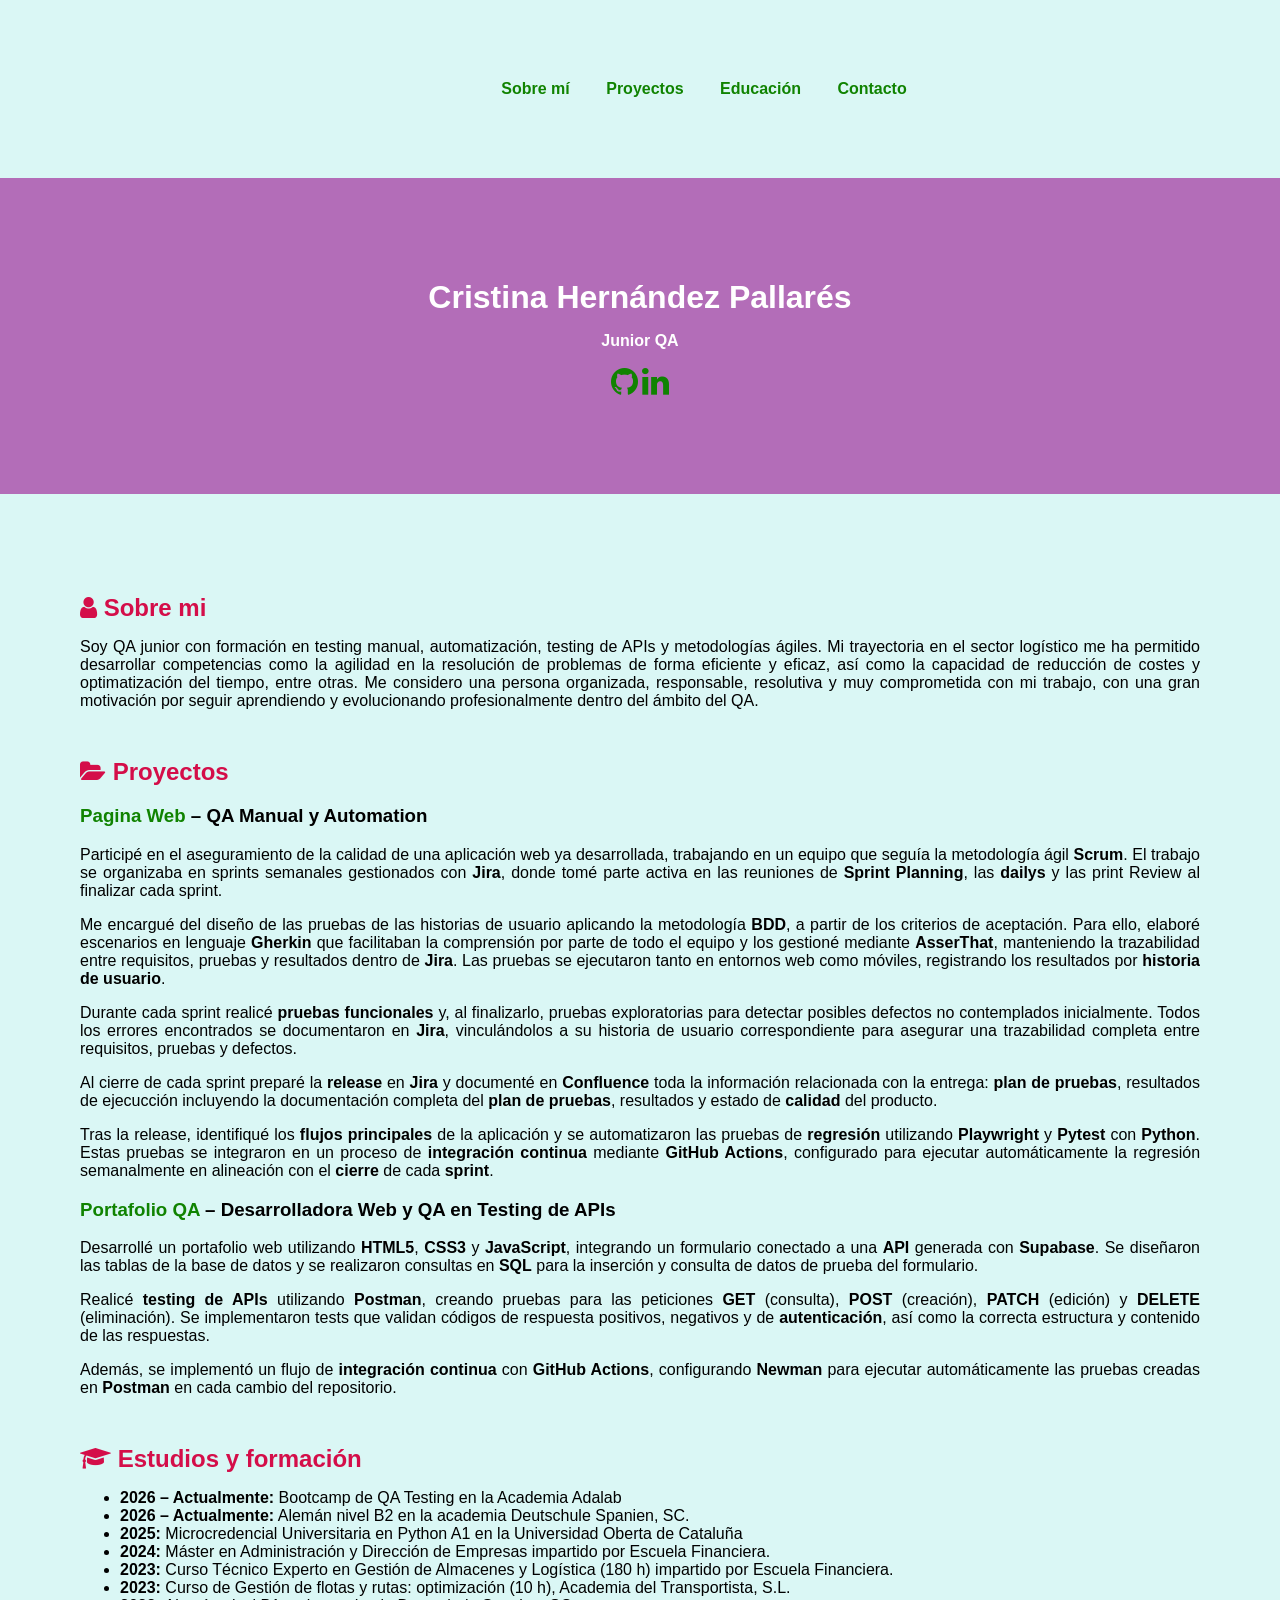
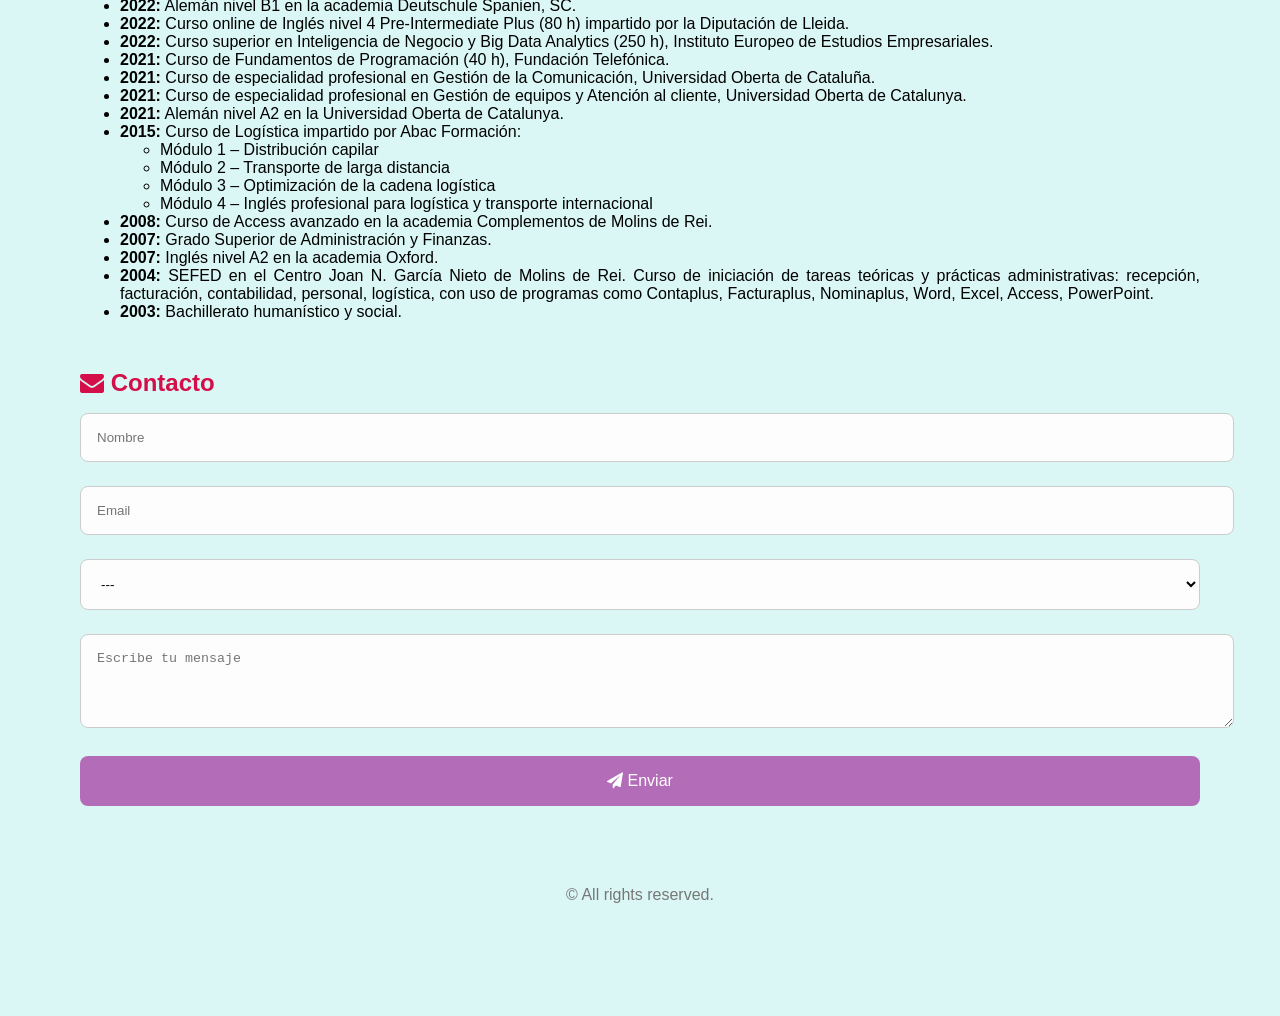
<file: index.html>
<!DOCTYPE html>
<html lang="es">

<head>
  <meta charset="UTF-8" />
  <meta name="viewport" content="width=device-width, initial-scale=1.0" />
  <meta name="description" content="Portfolio QA Cristina Hernández Pallarés QA" />
  <meta name="author" content="Cristina Hernández" />
  <title>Cristina Hernández Pallarés - Portfolio QA</title>
  <link href="style.css" rel="stylesheet" />
  <!-- Importar Font Awesome para los iconos -->
  <link rel="stylesheet" href="https://cdnjs.cloudflare.com/ajax/libs/font-awesome/4.7.0/css/font-awesome.min.css" />
</head>

<body>
        <!-- Menú de navegación -->
  <nav>
      <ul>
        <li><a id="menusobremi" href="#sobremi"><strong>Sobre mí</strong></a></li>
        <li><a id="menuproyectos" href="#proyectos"><strong>Proyectos</strong></a></li>
        <li><a id="menueducacion" href="#educacion"><strong>Educación</strong></a></li>
        <li><a id="menucontacto" href="#contacto"><strong>Contacto</strong></a></li>
      </ul>
    </nav>
  <header>
    <h1 id="minombre">Cristina Hernández Pallarés</h1>
    <p id="titulo"><strong>Junior QA</strong></p>
    <p>
      <a id="linkgithub" href="https://github.com/crispallares7500" title="GitHub"
        class="fa fa-github fa-2x" aria-label="GitHub"></a>
      <a id="linklinkedin" href="https://www.linkedin.com/in/cris-hernandez-30b590220" title="LinkedIn"
        class="fa fa-linkedin fa-2x" aria-label="LinkedIn"></a>
    </p>
  </header>
  <main>
    <section id="sobremi">
      <h2 id="titulosobremi">
        <i class="fa fa-user"></i> Sobre mi
      </h2>
<p>
  Soy QA junior con formación en testing manual, automatización, testing de APIs y metodologías ágiles.
  Mi trayectoria en el sector logístico me ha permitido desarrollar competencias como la agilidad en la resolución de problemas de forma eficiente y eficaz, 
  así como la capacidad de reducción de costes y optimatización del tiempo, entre otras.
  Me considero una persona organizada, responsable, resolutiva y muy comprometida con mi trabajo, con una gran motivación por seguir aprendiendo y evolucionando profesionalmente
  dentro del ámbito del QA.
</p>

    </section>

    <section id="proyectos">
      <h2 id="tituloproyectos">
        <i class="fa fa-folder-open"></i> Proyectos
      </h2>

      <h3>
        <a id="linkproyectoapi" href="https://web-qa.dev.adalab.es/" target="_blank">Pagina Web</a>
        – QA Manual y Automation
      </h3>
      <p>
  Participé en el aseguramiento de la calidad de una aplicación web ya desarrollada, trabajando en un equipo que seguía la metodología ágil <strong>Scrum</strong>.
  El trabajo se organizaba en sprints semanales gestionados con <strong>Jira</strong>, donde tomé parte activa en las reuniones de <strong>Sprint Planning</strong>, 
  las <strong>dailys</strong> y las print Review al finalizar cada sprint. 
</p>

<p>
  Me encargué del diseño de las pruebas de las historias de usuario aplicando la metodología <strong>BDD</strong>, a partir de los criterios de aceptación.
  Para ello, elaboré escenarios en lenguaje <strong>Gherkin</strong> que facilitaban la comprensión por parte de todo el equipo y los gestioné mediante <strong>AsserThat</strong>,
  manteniendo la trazabilidad entre requisitos, pruebas y resultados dentro de <strong>Jira</strong>. Las pruebas se ejecutaron tanto en entornos web
  como móviles, registrando los resultados por <strong>historia de usuario</strong>.
</p>

<p>
  Durante cada sprint realicé <strong>pruebas funcionales</strong> y, al finalizarlo, pruebas exploratorias para detectar posibles defectos no contemplados inicialmente.
  Todos los errores encontrados se documentaron en <strong>Jira</strong>, vinculándolos a su historia de usuario correspondiente para asegurar una trazabilidad completa 
  entre requisitos, pruebas y defectos.
</p>

<p>
  Al cierre de cada sprint preparé la <strong>release</strong> en <strong>Jira</strong>
  y documenté en <strong>Confluence</strong> toda la información relacionada con la entrega: <strong>plan de pruebas</strong>, resultados de ejecucción  
  incluyendo la documentación completa del <strong>plan de pruebas</strong>, resultados
  y estado de <strong>calidad</strong> del producto.
</p>

<p>
  Tras la release, identifiqué los <strong>flujos principales</strong> de la
  aplicación y se automatizaron las pruebas de <strong>regresión</strong> utilizando
  <strong>Playwright</strong> y <strong>Pytest</strong> con <strong>Python</strong>. Estas
  pruebas se integraron en un proceso de <strong>integración continua</strong> mediante
  <strong>GitHub Actions</strong>, configurado para ejecutar automáticamente la regresión
  semanalmente en alineación con el <strong>cierre</strong> de cada <strong>sprint</strong>.

</p>

      <h3>
        <a id="linkproyectoportafolio" href="https://github.com/crispallares7500">Portafolio QA</a>
        – Desarrolladora Web y QA en Testing de APIs
      </h3>
     <p>
  Desarrollé un portafolio web utilizando <strong>HTML5</strong>, <strong>CSS3</strong> y
  <strong>JavaScript</strong>, integrando un formulario conectado a una
  <strong>API</strong> generada con <strong>Supabase</strong>. Se diseñaron las tablas
  de la base de datos y se realizaron consultas en <strong>SQL</strong> para la
  inserción y consulta de datos de prueba del formulario.
</p>

<p>
  Realicé <strong>testing de APIs</strong> utilizando <strong>Postman</strong>, creando
  pruebas para las peticiones <strong>GET</strong> (consulta),
  <strong>POST</strong> (creación), <strong>PATCH</strong> (edición) y
  <strong>DELETE</strong> (eliminación). Se implementaron tests que validan códigos de
  respuesta positivos, negativos y de <strong>autenticación</strong>, así como la
  correcta estructura y contenido de las respuestas.
</p>

<p>
  Además, se implementó un flujo de <strong>integración continua</strong> con
  <strong>GitHub Actions</strong>, configurando <strong>Newman</strong> para ejecutar
  automáticamente las pruebas creadas en <strong>Postman</strong> en cada cambio del
  repositorio.
</p>
      
    </section>

    <section id="educacion">
      <h2 id="tituloeducacion">
        <i class="fa fa-graduation-cap"></i> Estudios y formación
      </h2>

   <ul>
    <li><strong>2026 – Actualmente:</strong> Bootcamp de QA Testing en la Academia Adalab</li>
    <li><strong>2026 – Actualmente:</strong> Alemán nivel B2 en la academia Deutschule Spanien, SC.</li>
    <li><strong>2025:</strong> Microcredencial Universitaria en Python A1 en la Universidad Oberta de Cataluña</li>
    <li><strong>2024:</strong> Máster en Administración y Dirección de Empresas impartido por Escuela Financiera.</li>
    <li><strong>2023:</strong> Curso Técnico Experto en Gestión de Almacenes y Logística (180 h) impartido por Escuela Financiera.</li>
    <li><strong>2023:</strong> Curso de Gestión de flotas y rutas: optimización (10 h), Academia del Transportista, S.L.</li>
    <li><strong>2022:</strong> Alemán nivel B1 en la academia Deutschule Spanien, SC.</li>
    <li><strong>2022:</strong> Curso online de Inglés nivel 4 Pre-Intermediate Plus (80 h) impartido por la Diputación de Lleida.</li>
    <li><strong>2022:</strong> Curso superior en Inteligencia de Negocio y Big Data Analytics (250 h), Instituto Europeo de Estudios Empresariales.</li>
    <li><strong>2021:</strong> Curso de Fundamentos de Programación (40 h), Fundación Telefónica.</li>
    <li><strong>2021:</strong> Curso de especialidad profesional en Gestión de la Comunicación, Universidad Oberta de Cataluña.</li>
    <li><strong>2021:</strong> Curso de especialidad profesional en Gestión de equipos y Atención al cliente, Universidad Oberta de Catalunya.</li>
    <li><strong>2021:</strong> Alemán nivel A2 en la Universidad Oberta de Catalunya.</li>
    <li>
      <strong>2015:</strong> Curso de Logística impartido por Abac Formación:
      <ul>
        <li>Módulo 1 – Distribución capilar</li>
        <li>Módulo 2 – Transporte de larga distancia</li>
        <li>Módulo 3 – Optimización de la cadena logística</li>
        <li>Módulo 4 – Inglés profesional para logística y transporte internacional</li>
      </ul>
    </li>
    <li><strong>2008:</strong> Curso de Access avanzado en la academia Complementos de Molins de Rei.</li>
    <li><strong>2007:</strong> Grado Superior de Administración y Finanzas.</li>
    <li><strong>2007:</strong> Inglés nivel A2 en la academia Oxford.</li>
    <li>
      <strong>2004:</strong> SEFED en el Centro Joan N. García Nieto de Molins de Rei.  
      Curso de iniciación de tareas teóricas y prácticas administrativas: recepción, facturación, contabilidad, personal, logística, con uso de programas como Contaplus, Facturaplus, Nominaplus, Word, Excel, Access, PowerPoint.
    </li>
    <li><strong>2003:</strong> Bachillerato humanístico y social.</li>
  </ul>
</section>

<section id="contacto">
  <h2 id="titulocontacto">
    <i class="fa fa-envelope"></i> Contacto
  </h2>
  <form id="contactForm" onsubmit="return enviarFormulario(event)">
    <input id="nombre" type="text" placeholder="Nombre" />
    <input id="email" type="email" placeholder="Email" required/>
    <select id="asunto" required>
      <option value="">---</option>
      <option value="info">Información</option>
      <option value="job">Oferta Trabajo</option>
      <option value="other">Otro</option>
    </select>
    <textarea id="mensaje" rows="4" placeholder="Escribe tu mensaje" required maxlength="500"></textarea>
    <button id="enviar" type="submit">
      <i class="fa fa-paper-plane"></i> Enviar
    </button>
  </form>
  <p id="formMessage"></p>
</section>


  <footer>
    <p>&copy; All rights reserved.</p>
  </footer>
</body>
<script src="script.js" defer></script>
</html>
</file>
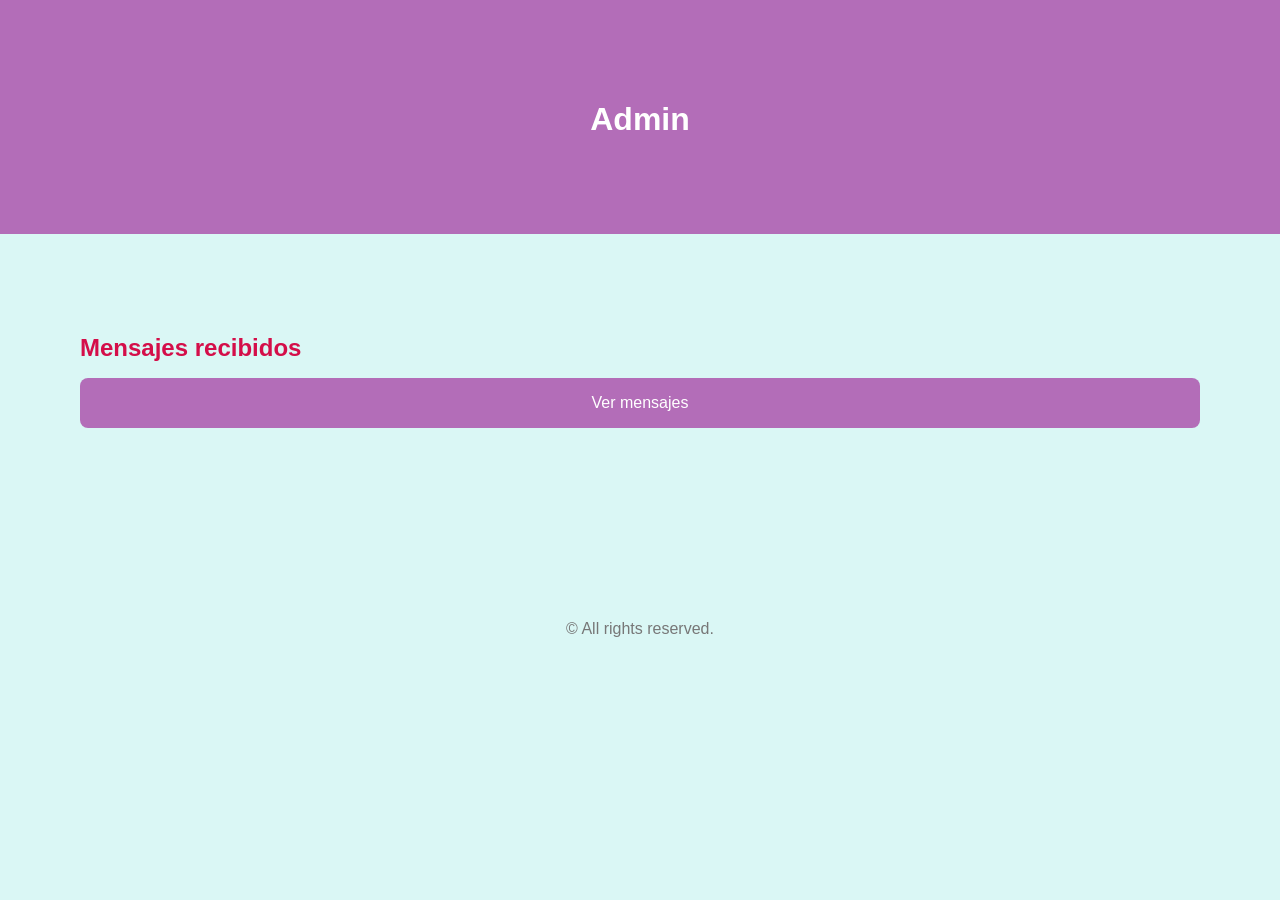
<file: admin.html>
<!DOCTYPE html>
<html lang="es">
<head>
  <meta charset="UTF-8">
  <title>Admin - Mensajes</title>
  <link rel="stylesheet" href="style.css">
</head>
<body>

<header>
  <h1>Admin</h1>
</header>

<main>
  <section id="admin">
    <h2>Mensajes recibidos</h2>
    <button id="verMensajes" onclick="mostrarDatos()">Ver mensajes</button>

    <table id="formsTable">

    </table>

    <p id="status"></p>
  </section>
</main>

<footer>
    <p>&copy; All rights reserved.</p>
</footer>

<script src="script.js"></script>

</body>
</html>
</file>
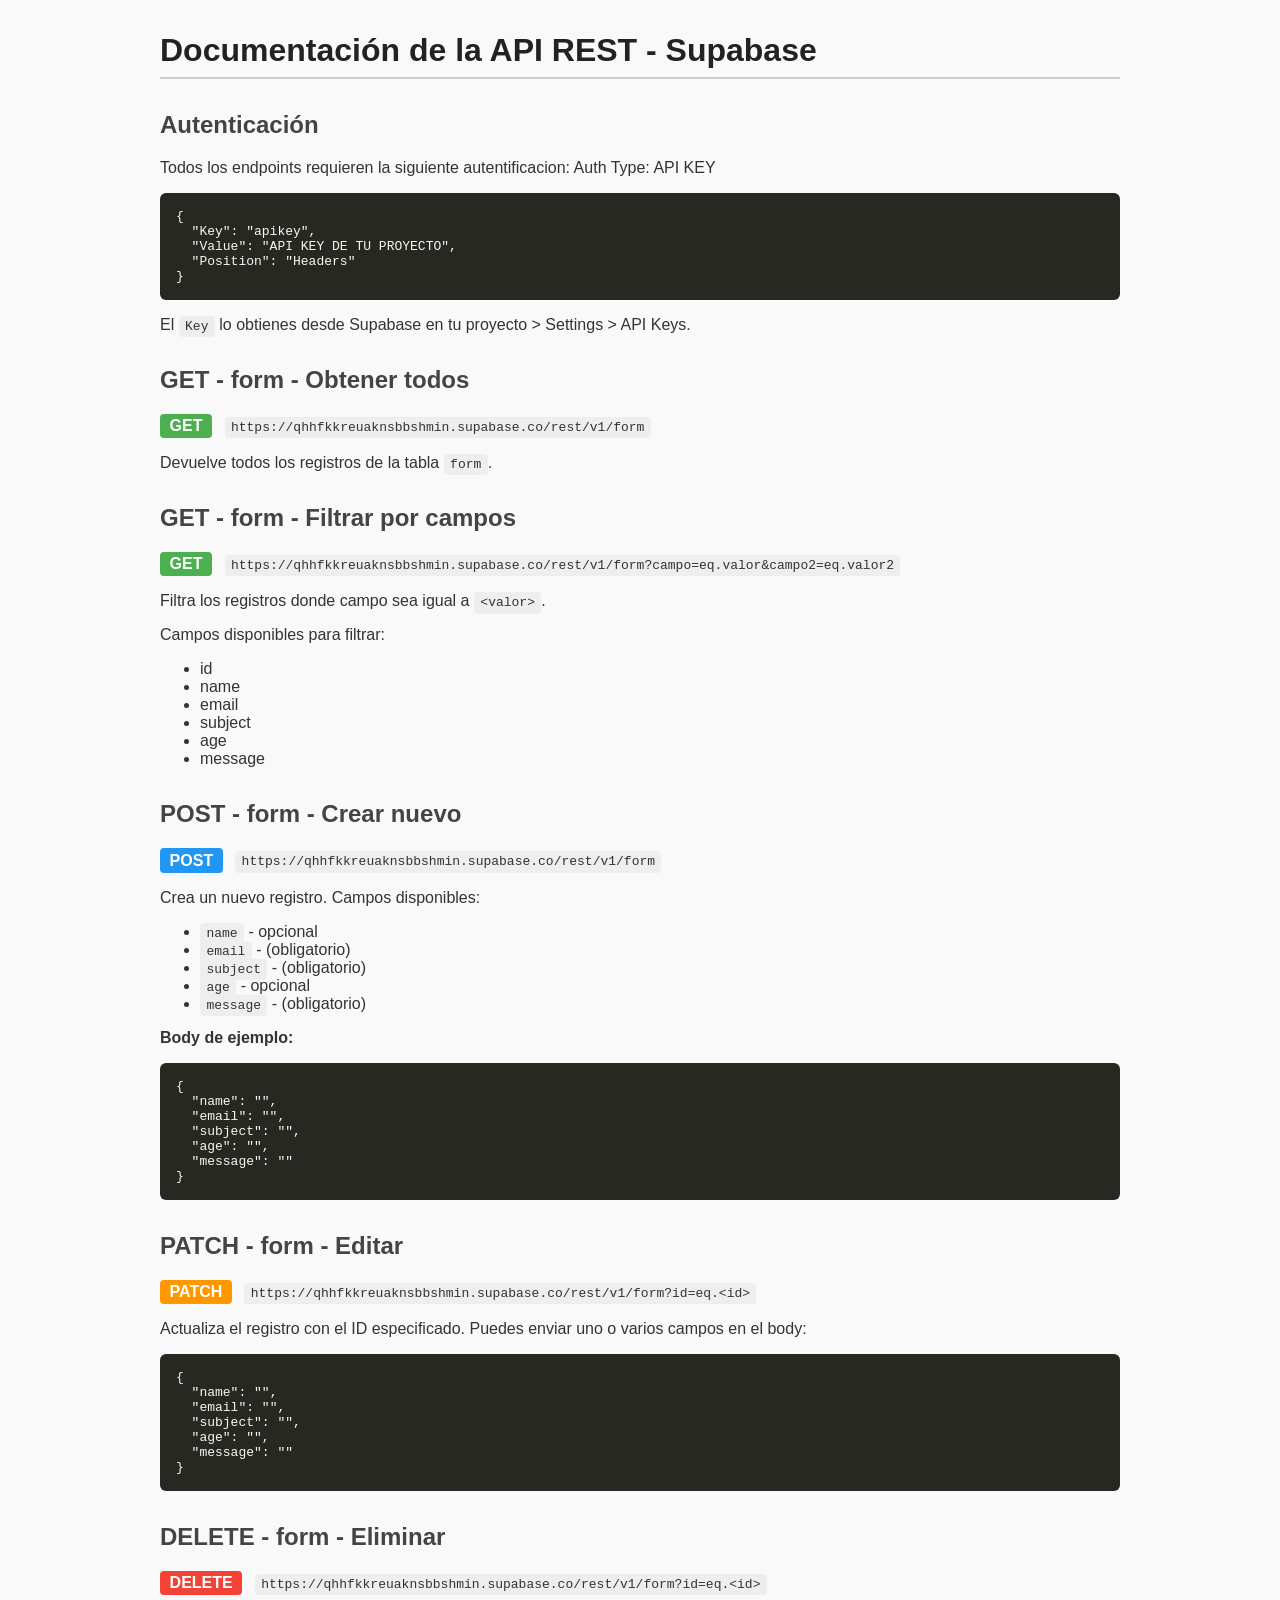
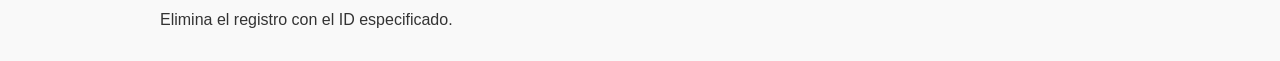
<file: apidoc.html>
<!DOCTYPE html>
<!-- saved from url=(0067)https://bootcamp-qa.github.io/ReportGenerator/documentacionapi.html -->
<html lang="es"><head><meta http-equiv="Content-Type" content="text/html; charset=UTF-8">
  
  <title>Documentación API Supabase</title>
  <style>
    body {
      font-family: 'Segoe UI', sans-serif;
      margin: 2rem auto;
      max-width: 960px;
      background: #f9f9f9;
      color: #333;
    }
    h1 { color: #222; border-bottom: 2px solid #ccc; padding-bottom: 0.5rem; }
    h2 { margin-top: 2rem; color: #444; }
    code { background: #eee; padding: 0.2rem 0.4rem; border-radius: 4px; }
    pre {
      background: #272822;
      color: #f8f8f2;
      padding: 1rem;
      border-radius: 6px;
      overflow-x: auto;
    }
    .method {
      display: inline-block;
      font-weight: bold;
      padding: 0.2rem 0.6rem;
      border-radius: 4px;
      margin-right: 0.5rem;
      color: white;
    }
    .GET { background: #4caf50; }
    .POST { background: #2196f3; }
    .PATCH { background: #ff9800; }
    .DELETE { background: #f44336; }

    label {
      display: block;
      margin-top: 1rem;
      font-weight: bold;
    }
    input[type=text] {
      width: 100%;
      padding: 0.5rem;
      font-size: 1rem;
      margin-top: 0.3rem;
      box-sizing: border-box;
    }
    button {
      margin-top: 1.5rem;
      padding: 0.6rem 1rem;
      font-size: 1rem;
      cursor: pointer;
    }
  </style>
<style>:root{--backgroundOpacityMurky: rgba(255, 255, 255, 0.75);--onBackgroundLight: #EAEAEA;--background: #FFF;--onBackground: #242424;--accent: #0070F6;--default-black: rgba(0, 0, 0, 0.00);--backgroundShadow: rgba(0, 0, 0, 0.14);--onAccent: #FFF;--onAccentDisabled: #B2D4FC;--onBackgroundDisabled: #919191;--onBackgroundSecondary: #5B5B5B;--onBackgroundExtraLight: #F4F4F4;--accentHighContrast: #0070F6;--backgroundButtonDisabled: rgba(68, 68, 68, 0.10);--onBackgroundExtraLight: #F4F4F4;--scrollTrack: #E8E8E8;--scrollThumb: #A1A1A1;--buttonHover: #E0E0E0;--img-logo: url(https://bootcamp-qa.github.io/assets/images/logo.06ee66dba3fb456590f1.svg);--img-completed: url(https://bootcamp-qa.github.io/assets/images/status_ok.d443655b70d223250fa8.svg);--img-alert: url(https://bootcamp-qa.github.io/assets/images/alert.474be14797d7e695bcaf.svg);--img-info: url(https://bootcamp-qa.github.io/assets/images/info.76492dcfe96104bd0b8d.svg);--img-cross: url(https://bootcamp-qa.github.io/assets/images/cross.1ac057fab21d8bdcc557.svg);--img-tooltip: url(https://bootcamp-qa.github.io/assets/images/tooltip.50ab4baeb9ac63633068.svg);--no-video-img: url(https://bootcamp-qa.github.io/assets/images/no-video-illustration.93cf90d69efb23abb01c.svg)}html[data-gen-theme=dark]{--backgroundOpacityMurky: rgba(0, 0, 0, 0.70);--onBackgroundLight: #414141;--background: #202020;--onBackground: #FFF;--accent: #0070F6;--default-black: rgba(0, 0, 0, 0.00);--backgroundShadow: rgba(0, 0, 0, 0.14);--onAccent: #FFF;--onAccentDisabled: #99C6FB;--onBackgroundDisabled: #8F8F8F;--onBackgroundSecondary: #C7C7C7;--onBackgroundExtraLight: #323232;--accentHighContrast: #59A4FF;--backgroundButtonDisabled: rgba(68, 68, 68, 0.10);--buttonHover: rgba(255, 255, 255, 0.1);--onBackgroundExtraLight: #323232;--scrollTrack: #323232;--scrollThumb: #505050;--img-info: url(https://bootcamp-qa.github.io/assets/images/info.b9fffb45ff14293838c6.svg);--img-cross: url(https://bootcamp-qa.github.io/assets/images/cross.7be73e495f991ab69f2f.svg);--img-tooltip: url(https://bootcamp-qa.github.io/assets/images/tooltip.e5ee59ba4cf836fe189b.svg);--no-video-img: url(https://bootcamp-qa.github.io/assets/images/no-video-illustration.22dbc541296956e1e782.svg)}@font-face{font-family:"Roboto Regular";src:url(https://bootcamp-qa.github.io/assets/fonts/Roboto-Regular.ttf) format("truetype");font-weight:400;font-style:normal;font-display:swap}@font-face{font-family:"Roboto Medium";src:url(https://bootcamp-qa.github.io/assets/fonts/Roboto-Medium.ttf) format("truetype");font-weight:500;font-style:normal;font-display:swap}@font-face{font-family:"Roboto Bold";src:url(https://bootcamp-qa.github.io/assets/fonts/Roboto-Bold.ttf) format("truetype");font-weight:700;font-style:normal;font-display:swap}@font-face{font-family:"Mier B03 Pan";src:url(https://bootcamp-qa.github.io/assets/fonts/MierB03-Regular.ttf) format("truetype");font-weight:400;font-style:normal;font-display:swap}.video-downloader-iframe-wrap{position:fixed;top:3px;right:3px;z-index:92147483645;width:530px;height:auto;background:var(--backgroundOpacityMurky, rgba(255, 255, 255, 0.75));transition:opacity .2s;border:none;margin-right:10px;overflow:hidden;border-radius:16px}.video-downloader-iframe-wrap.rtl{right:auto;left:3px;margin-right:0;margin-left:10px}.video-downloader-iframe{width:100%;height:auto;border:none;border-radius:16px;display:block;transition:opacity .2s;opacity:1;overflow-y:auto;overflow-x:hidden;box-shadow:none;backdrop-filter:none;background:rgba(0,0,0,0)}
/*# sourceMappingURL=[data-uri] */</style></head>
<body data-smart-converter-loaded="true">

<h1>Documentación de la API REST - Supabase</h1>

<form id="form" onsubmit="return false;" data-anti-phishing-live-protection="1775128525329" style="display: none;">
  <label for="tableName">Nombre de la tabla:</label>
  <input type="text" id="tableName" placeholder="clientes" required="">

  <label for="columns">Columnas (separadas por coma, * indica obligatorio):</label>
  <input type="text" id="columns" placeholder="nombre, telefono*, correo*" required="">

  <label for="baseUrl">Base URL:</label>
  <input type="text" id="baseUrl" placeholder="https://proyecto.supabase.co" required="">

  <button onclick="generate()">GENERAR DOCUMENTACION API</button>
</form>

<!-- Aquí pondremos la documentación generada -->
<div id="docs" style="margin-top:2rem;">
        <h2>Autenticación</h2>
    <p>Todos los endpoints requieren la siguiente autentificacion: Auth Type: API KEY</p>
    <pre>{
  "Key": "apikey",
  "Value": "API KEY DE TU PROYECTO",
  "Position": "Headers"
}</pre>
    <p>El <code>Key</code> lo obtienes desde Supabase en tu proyecto &gt; Settings &gt; API Keys.</p>
  
    <h2>GET - form - Obtener todos </h2>
    <p><span class="method GET">GET</span> <code>https://qhhfkkreuaknsbbshmin.supabase.co/rest/v1/form</code></p>
    <p>Devuelve todos los registros de la tabla <code>form</code>.</p>

    <h2>GET - form - Filtrar por campos</h2>
    <p><span class="method GET">GET</span> <code>https://qhhfkkreuaknsbbshmin.supabase.co/rest/v1/form?campo=eq.valor&amp;campo2=eq.valor2</code></p>
    <p>Filtra los registros donde campo sea igual a <code>&lt;valor&gt;</code>.</p>
    <p>Campos disponibles para filtrar:</p>
    <ul>
      <li>id</li><li>name</li><li>email</li><li>subject</li><li>age</li><li>message</li>
    </ul>

    <h2>POST - form - Crear nuevo</h2>
    <p><span class="method POST">POST</span> <code>https://qhhfkkreuaknsbbshmin.supabase.co/rest/v1/form</code></p>
    <p>Crea un nuevo registro. Campos disponibles:</p>
    <ul>
      <li><code>name</code> - opcional</li><li><code>email</code> -  (obligatorio)</li><li><code>subject</code> -  (obligatorio)</li><li><code>age</code> - opcional</li><li><code>message</code> -  (obligatorio)</li>
    </ul>
    <p><strong>Body de ejemplo:</strong></p>
    <pre>{
  "name": "",
  "email": "",
  "subject": "",
  "age": "",
  "message": ""
}</pre>

    <h2>PATCH - form - Editar </h2>
    <p><span class="method PATCH">PATCH</span> <code>https://qhhfkkreuaknsbbshmin.supabase.co/rest/v1/form?id=eq.&lt;id&gt;</code></p>
    <p>Actualiza el registro con el ID especificado. Puedes enviar uno o varios campos en el body:</p>
    <pre>{
  "name": "<nuevo string="">",
  "email": "<nuevo string="">",
  "subject": "<nuevo string="">",
  "age": "<nuevo string="">",
  "message": "<nuevo string="">"
}</nuevo></nuevo></nuevo></nuevo></nuevo></pre>

    <h2>DELETE - form - Eliminar </h2>
    <p><span class="method DELETE">DELETE</span> <code>https://qhhfkkreuaknsbbshmin.supabase.co/rest/v1/form?id=eq.&lt;id&gt;</code></p>
    <p>Elimina el registro con el ID especificado.</p>


  </div>

<script>
function generate() {
  let tableName = document.getElementById('tableName').value.trim() || 'clientes';
  const columnsRaw = document.getElementById('columns').value.trim();
  const baseUrlRaw = document.getElementById('baseUrl').value.trim() || 'https://<TU_PROYECTO>.supabase.co';

  // Procesar columnas
  const colsArr = columnsRaw.split(',').map(c => c.trim()).filter(c => c.length > 0);

  const columns = colsArr.map(col => {
    let required = false;
    let name = col;
    if (col.endsWith('*')) {
      required = true;
      name = col.slice(0, -1).trim();
    }
    return { name, type: "string", required };
  });

  const baseUrl = `${baseUrlRaw}/rest/v1/${tableName}`;

  function generatePostBody() {
    const obj = {};
    columns.forEach(col => {
      if (col.name !== "id") {
        obj[col.name] = "";
      }
    });
    return JSON.stringify(obj, null, 2);
  }

  function generatePatchBody() {
    const obj = {};
    columns.forEach(col => {
      if (col.name !== "id") {
        obj[col.name] = `<nuevo ${col.type}>`;
      }
    });
    return JSON.stringify(obj, null, 2);
  }

  // Construir el HTML para la documentación
  let html = `
        <h2>Autenticación</h2>
    <p>Todos los endpoints requieren la siguiente autentificacion: Auth Type: API KEY</p>
    <pre>{
  "Key": "apikey",
  "Value": "API KEY DE TU PROYECTO",
  "Position": "Headers"
}</pre>
    <p>El <code>Key</code> lo obtienes desde Supabase en tu proyecto &gt; Settings &gt; API Keys.</p>
  
    <h2>GET - ${tableName} - Obtener todos </h2>
    <p><span class="method GET">GET</span> <code>${baseUrl}</code></p>
    <p>Devuelve todos los registros de la tabla <code>${tableName}</code>.</p>

    <h2>GET - ${tableName} - Filtrar por campos</h2>
    <p><span class="method GET">GET</span> <code>${baseUrl}?campo=eq.valor&campo2=eq.valor2</code></p>
    <p>Filtra los registros donde campo sea igual a <code>&lt;valor&gt;</code>.</p>
    <p>Campos disponibles para filtrar:</p>
    <ul>
      ${columns.map(col => `<li>${col.name}</li>`).join('')}
    </ul>

    <h2>POST - ${tableName} - Crear nuevo</h2>
    <p><span class="method POST">POST</span> <code>${baseUrl}</code></p>
    <p>Crea un nuevo registro. Campos disponibles:</p>
    <ul>
      ${columns.filter(c => c.name !== 'id').map(col => `<li><code>${col.name}</code> - ${col.required ? " (obligatorio)" : "opcional"}</li>`).join('')}
    </ul>
    <p><strong>Body de ejemplo:</strong></p>
    <pre>${generatePostBody()}</pre>

    <h2>PATCH - ${tableName} - Editar </h2>
    <p><span class="method PATCH">PATCH</span> <code>${baseUrl}?id=eq.&lt;id&gt;</code></p>
    <p>Actualiza el registro con el ID especificado. Puedes enviar uno o varios campos en el body:</p>
    <pre>${generatePatchBody()}</pre>

    <h2>DELETE - ${tableName} - Eliminar </h2>
    <p><span class="method DELETE">DELETE</span> <code>${baseUrl}?id=eq.&lt;id&gt;</code></p>
    <p>Elimina el registro con el ID especificado.</p>


  `;

  document.getElementById('docs').innerHTML = html;
   document.getElementById('form').style.display = 'none';
  
}


</script>




</body></html>
</file>
<file: style.css>
body {
  font-family: 'Lucida Sans', 'Lucida Sans Regular', 'Lucida Grande', 'Lucida Sans Unicode', Geneva, Verdana, sans-serif;
  font-size: 1rem;
  color: black;
  background-color: rgb(218, 247, 245);
  margin: 0;
}

header {
  background-color: rgba(150, 2, 137, 0.562);
  color: white;
  padding: 5rem;
  text-align: center;
}

main {
  padding: 5rem;
  text-align: justify;
}

nav {
  text-align: center;
  width:100%;
  padding: 4rem;
}

nav ul {
  padding: 0;
  margin: 0;
    background-color: rgb(218, 247, 245);
  
}

nav ul li {
  display: inline-block;
  margin: 0rem;
  font-size: 1rem;
  padding: 1rem;
  border-radius: 0.5rem ;

}
/* Menú vertical en móvil */
@media (max-width: 768px) {
  nav ul li {
    display: block;
    margin: 0.8rem 0;
  }
}

h1 {
  font-size: 2rem;
  margin-bottom: 1rem;
}

p {
  font-size: 1rem;
  margin-bottom: 1rem;
}

a {
  color: #108301;
  text-decoration: none;
}

a:hover {
  text-decoration: underline;
}

section {
  margin-bottom: 3rem;
}

h2 {
  font-size: 1.5rem;
  margin-bottom: 1rem;
  color: rgba(211, 4, 66, 0.959);
}

/* FORMULARIO */
form {
  width: 100%;
  font-size: 1rem;
}

input,
textarea,
select {
  width: 100%;
  padding: 1rem;
  margin-bottom: 1.5rem;
  border: 1px solid #ccc;
  border-radius: 0.5rem;
  background-color: #fdfdfd;
}

button {
  width: 100%;
  padding: 1rem;
  background-color: rgba(150, 2, 137, 0.562);
  color: white;
  border: none;
  border-radius: 0.5rem;
  font-size: 1rem;
}

footer {
  margin-top: 2rem;
  padding: 1rem;
  font-size: 0.9rem;
  color: #777;
  text-align: center;
}

table {
  width: 100%;
  border-collapse: collapse;
  table-layout: fixed; /* CLAVE */
  font-family: Arial, sans-serif;
}

th, td {
  border: 1px solid #ddd;
  padding: 6px;
  font-size: 14px;
  word-wrap: break-word;
  overflow-wrap: break-word;
}

thead {
  background-color: #f4f4f4;
}

/* Móvil */
@media (max-width: 768px) {
  th, td {
    font-size: 12px;
    padding: 4px;
  }
}
</file>
